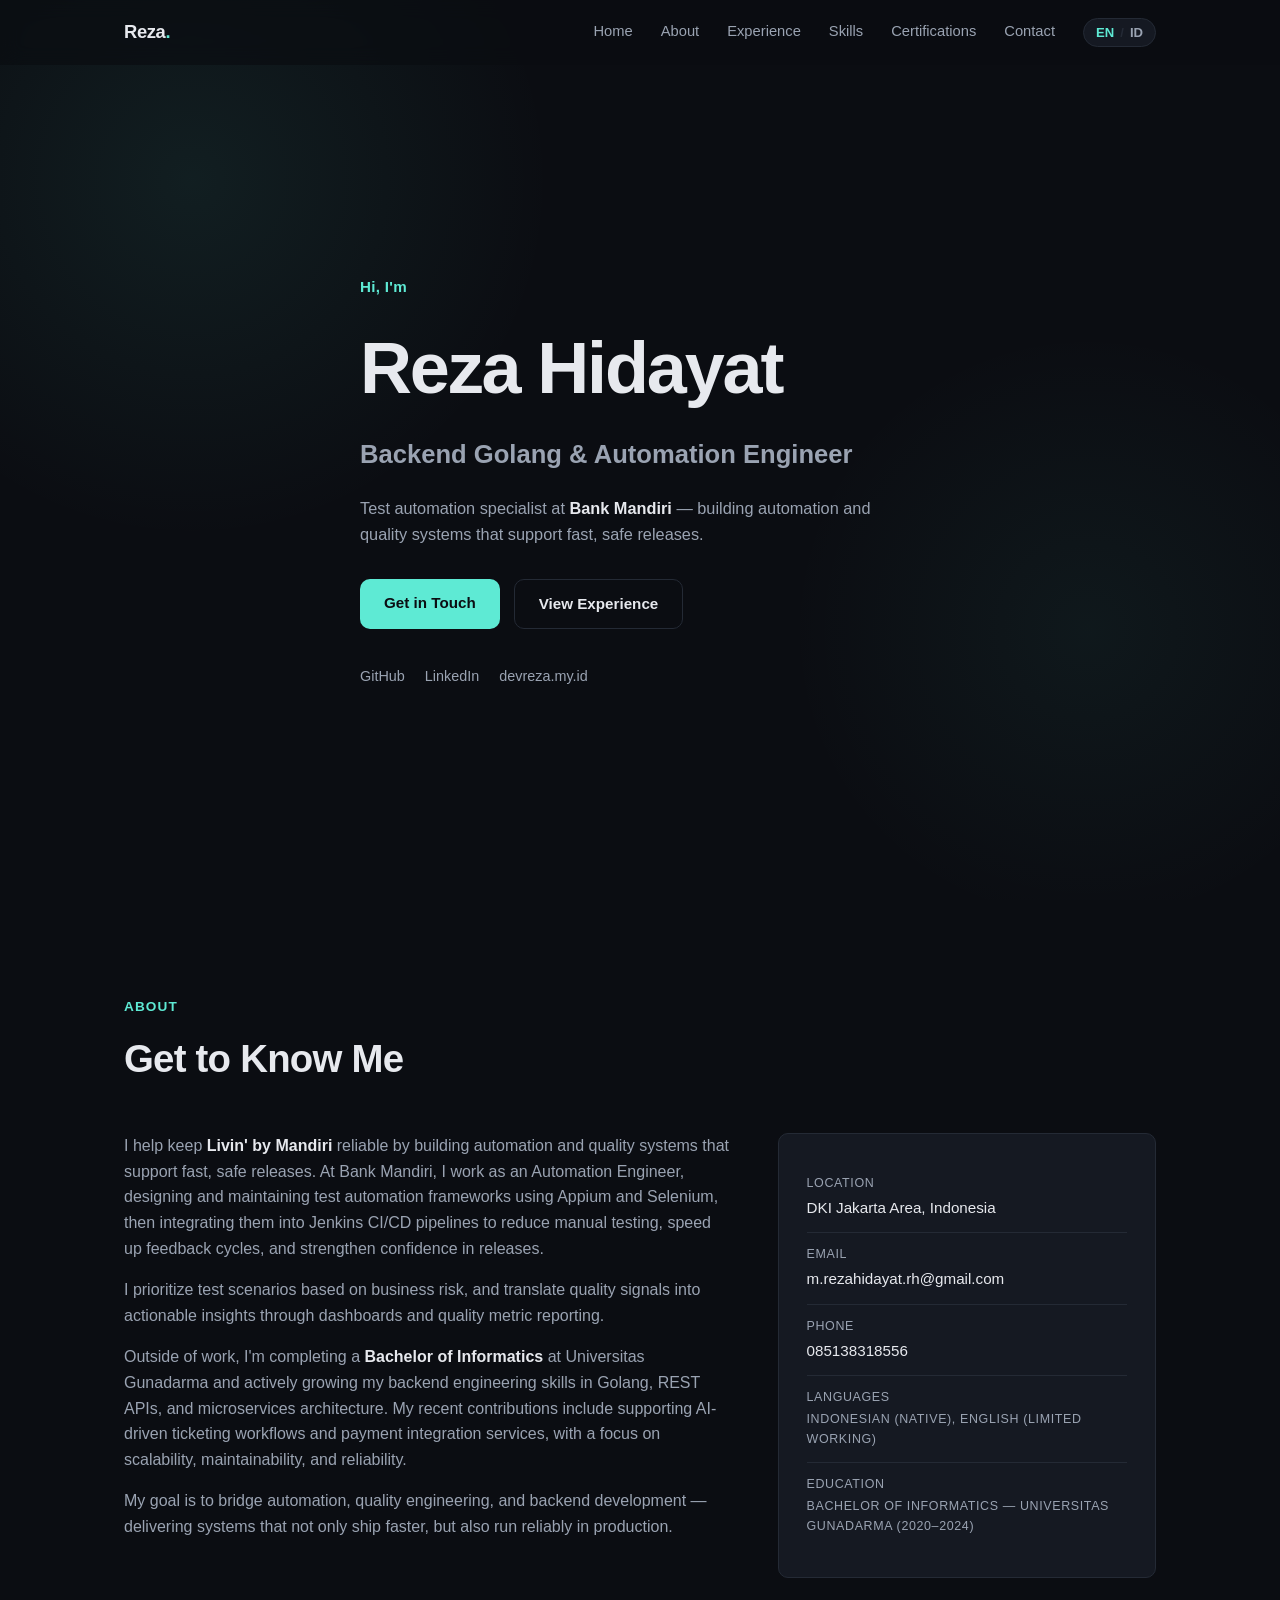
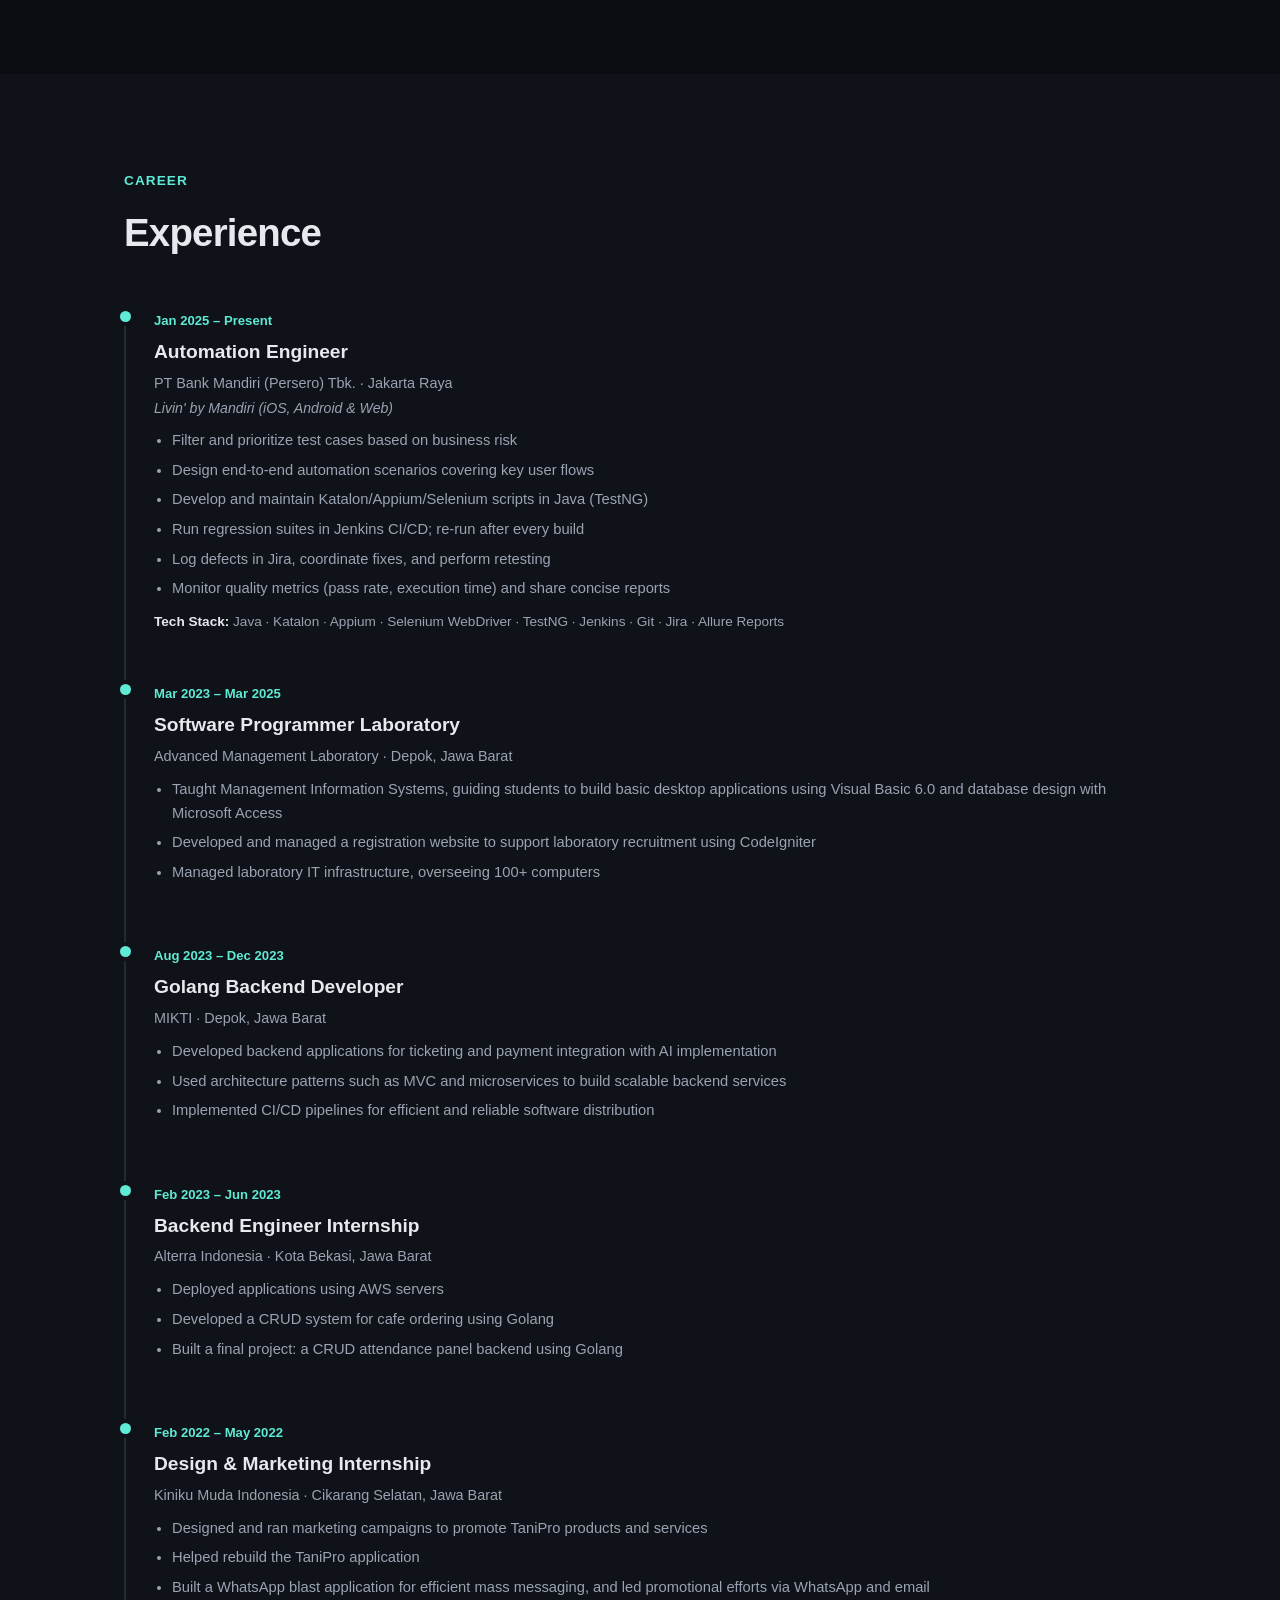
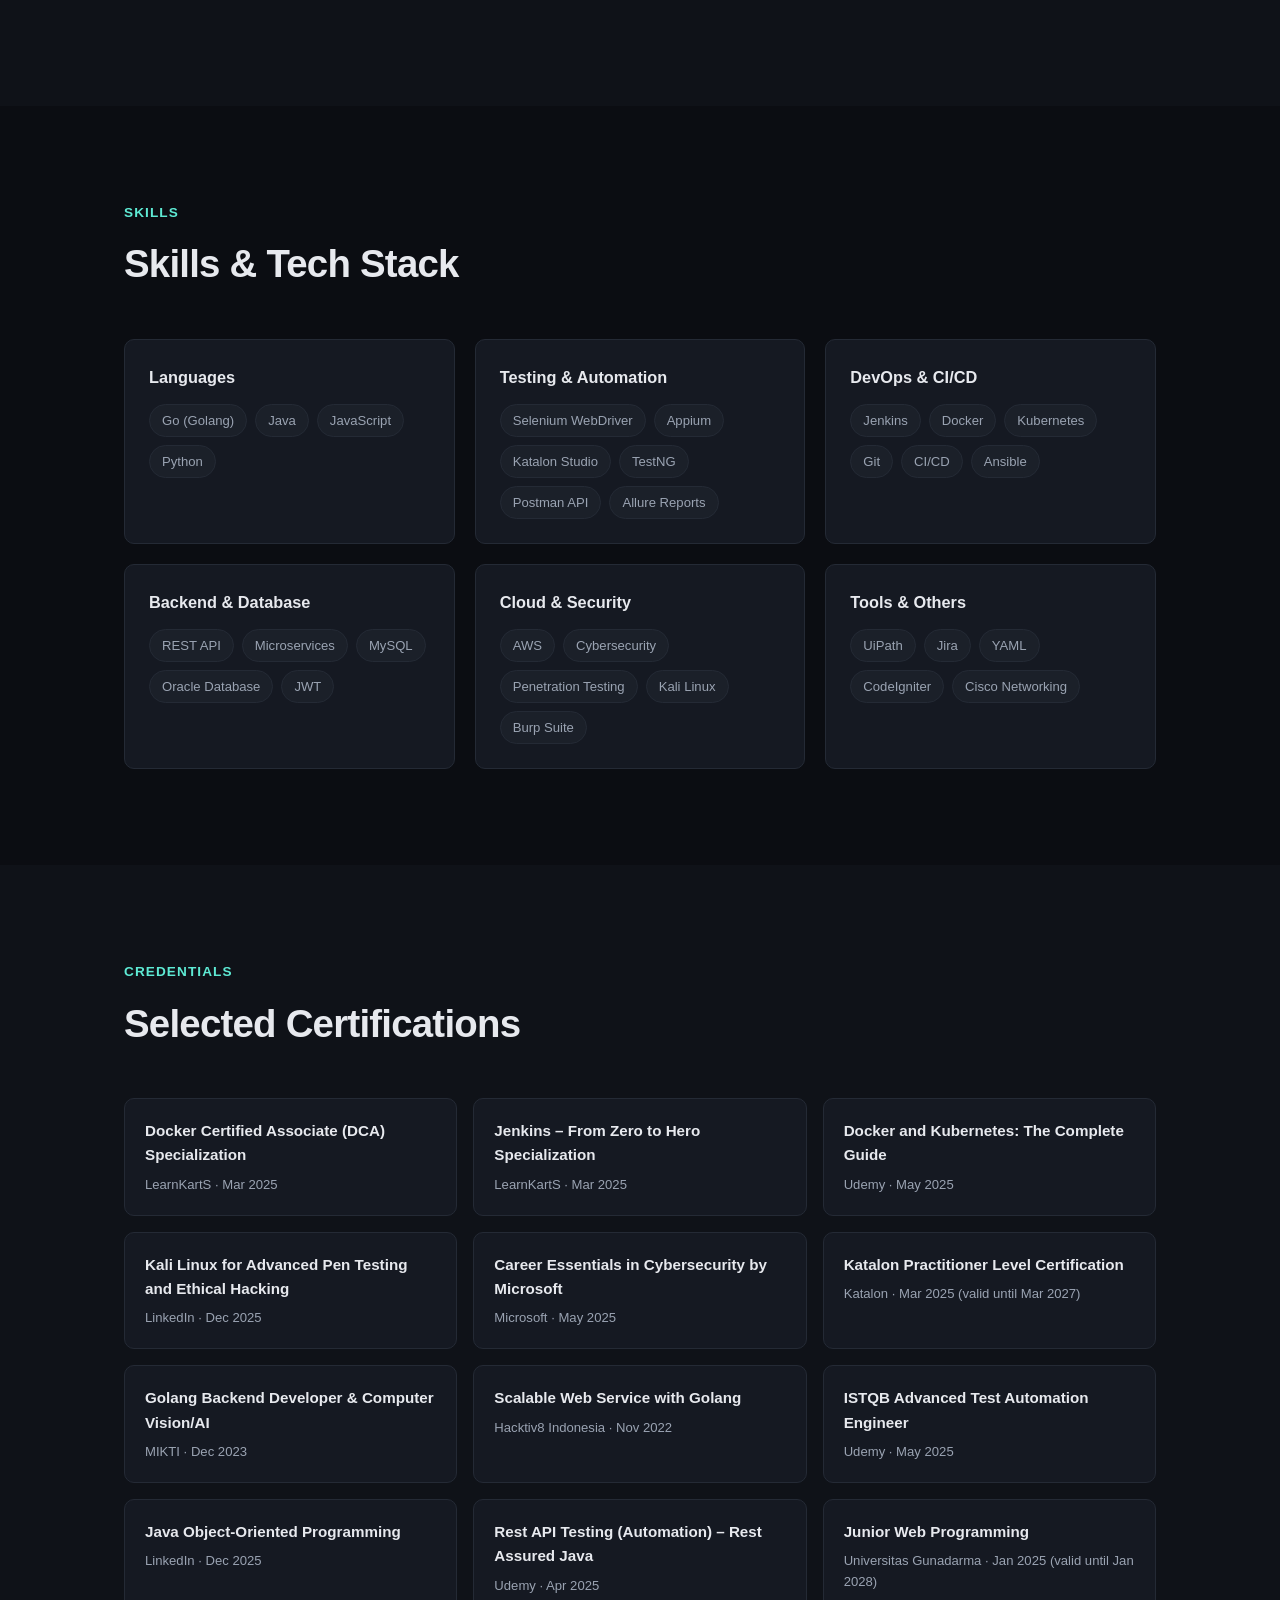
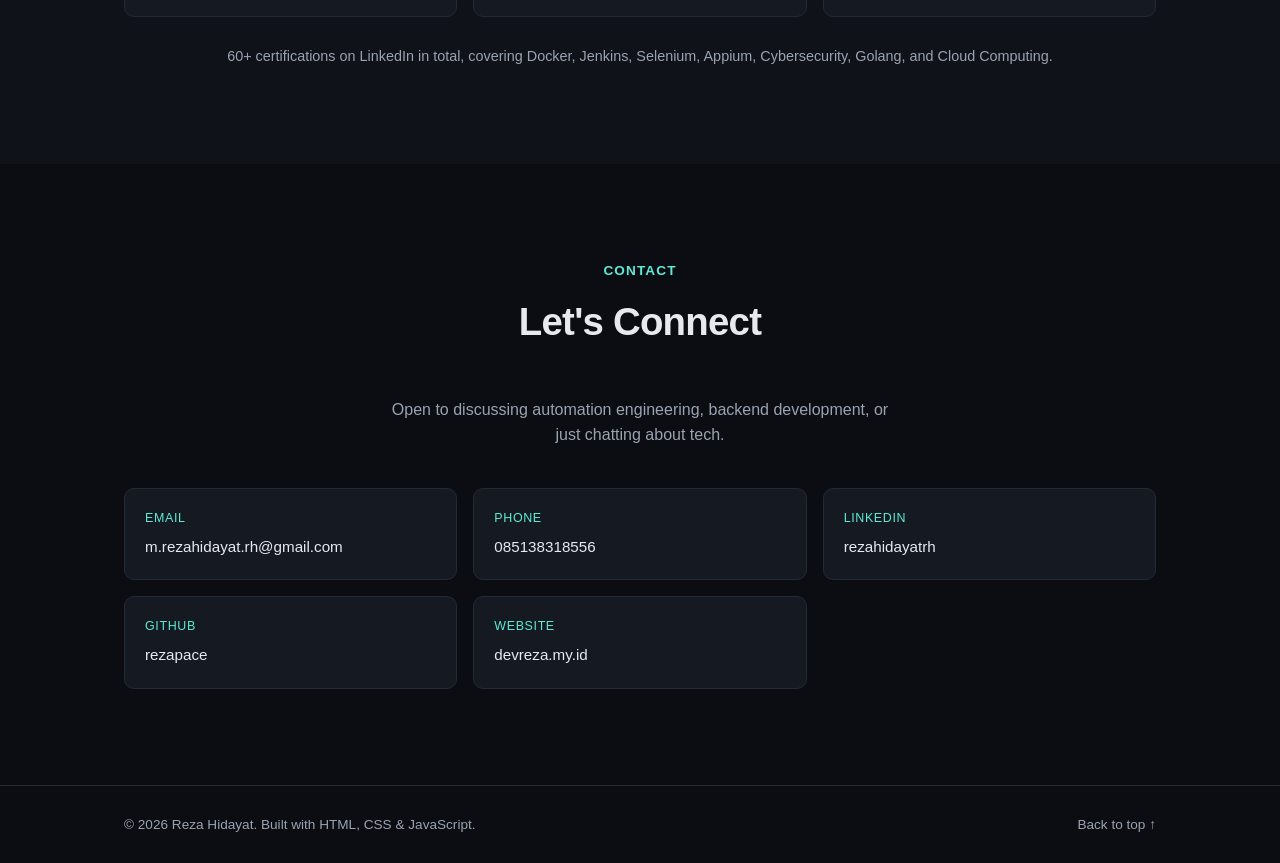
<file: index.html>
<!DOCTYPE html>
<html lang="en">
<head>
<meta charset="UTF-8">
<meta name="viewport" content="width=device-width, initial-scale=1.0">
<title data-i18n="meta.title">Reza Hidayat — Backend Golang & Automation Engineer</title>
<meta name="description" data-i18n-attr="content" data-i18n="meta.description" content="Reza Hidayat, Backend Golang & Automation Engineer at Bank Mandiri. Specializing in test automation, CI/CD, and backend development.">
<link rel="icon" href="data:,">
<link rel="stylesheet" href="assets/css/style.css">
</head>
<body>

<nav class="navbar" id="navbar">
  <div class="container nav-inner">
    <a href="#home" class="logo">Reza<span>.</span></a>
    <button class="nav-toggle" id="navToggle" aria-label="Toggle menu" aria-expanded="false">
      <span></span><span></span><span></span>
    </button>
    <ul class="nav-links" id="navLinks">
      <li><a href="#home" data-i18n="nav.home">Home</a></li>
      <li><a href="#about" data-i18n="nav.about">About</a></li>
      <li><a href="#experience" data-i18n="nav.experience">Experience</a></li>
      <li><a href="#skills" data-i18n="nav.skills">Skills</a></li>
      <li><a href="#certifications" data-i18n="nav.certifications">Certifications</a></li>
      <li><a href="#contact" data-i18n="nav.contact">Contact</a></li>
      <li class="lang-switch">
        <button id="langToggle" class="lang-btn" aria-label="Switch language">
          <span class="lang-option active" data-lang="en">EN</span>
          <span class="lang-sep">/</span>
          <span class="lang-option" data-lang="id">ID</span>
        </button>
      </li>
    </ul>
  </div>
</nav>

<button id="langToggleMobile" class="lang-btn-mobile" aria-label="Switch language">
  <span class="lang-option active" data-lang="en">EN</span>
  <span class="lang-sep">/</span>
  <span class="lang-option" data-lang="id">ID</span>
</button>

<nav class="tabbar" id="tabbar" aria-label="Mobile navigation">
  <a href="#home" class="tabbar-item" data-section="home" aria-label="Home">
    <svg viewBox="0 0 24 24" fill="none" stroke="currentColor" stroke-width="2" stroke-linecap="round" stroke-linejoin="round"><path d="M3 11.5 12 4l9 7.5"/><path d="M5 10v9a1 1 0 0 0 1 1h3v-6h6v6h3a1 1 0 0 0 1-1v-9"/></svg>
  </a>
  <a href="#about" class="tabbar-item" data-section="about" aria-label="About">
    <svg viewBox="0 0 24 24" fill="none" stroke="currentColor" stroke-width="2" stroke-linecap="round" stroke-linejoin="round"><circle cx="12" cy="8" r="3.5"/><path d="M4.5 20c0-3.6 3.4-6.5 7.5-6.5s7.5 2.9 7.5 6.5"/></svg>
  </a>
  <a href="#experience" class="tabbar-item" data-section="experience" aria-label="Experience">
    <svg viewBox="0 0 24 24" fill="none" stroke="currentColor" stroke-width="2" stroke-linecap="round" stroke-linejoin="round"><rect x="3.5" y="7" width="17" height="12" rx="2"/><path d="M8.5 7V5.5a1.5 1.5 0 0 1 1.5-1.5h4a1.5 1.5 0 0 1 1.5 1.5V7"/></svg>
  </a>
  <a href="#skills" class="tabbar-item" data-section="skills" aria-label="Skills">
    <svg viewBox="0 0 24 24" fill="none" stroke="currentColor" stroke-width="2" stroke-linecap="round" stroke-linejoin="round"><path d="M13 2 4 14h6l-1 8 9-12h-6z"/></svg>
  </a>
  <a href="#certifications" class="tabbar-item" data-section="certifications" aria-label="Certifications">
    <svg viewBox="0 0 24 24" fill="none" stroke="currentColor" stroke-width="2" stroke-linecap="round" stroke-linejoin="round"><circle cx="12" cy="9" r="5.5"/><path d="m8.5 13.5-1.8 7.3L12 18l5.3 2.8-1.8-7.3"/></svg>
  </a>
  <a href="#contact" class="tabbar-item" data-section="contact" aria-label="Contact">
    <svg viewBox="0 0 24 24" fill="none" stroke="currentColor" stroke-width="2" stroke-linecap="round" stroke-linejoin="round"><rect x="3" y="5" width="18" height="14" rx="2"/><path d="m4 7 8 6 8-6"/></svg>
  </a>
</nav>

<header id="home" class="hero">
  <div class="container hero-inner">
    <p class="hero-greeting" data-i18n="hero.greeting">Hi, I'm</p>
    <h1 class="hero-name">Reza Hidayat</h1>
    <h2 class="hero-role" data-i18n="hero.role">Backend Golang &amp; Automation Engineer</h2>
    <p class="hero-sub" data-i18n="hero.sub">Test automation specialist at <strong>Bank Mandiri</strong> — building automation and quality systems that support fast, safe releases.</p>
    <div class="hero-cta">
      <a href="#contact" class="btn btn-primary" data-i18n="hero.ctaContact">Get in Touch</a>
      <a href="#experience" class="btn btn-ghost" data-i18n="hero.ctaExperience">View Experience</a>
    </div>
    <div class="hero-socials">
      <a href="https://github.com/rezapace" target="_blank" rel="noopener noreferrer" aria-label="GitHub">GitHub</a>
      <a href="https://www.linkedin.com/in/rezahidayatrh" target="_blank" rel="noopener noreferrer" aria-label="LinkedIn">LinkedIn</a>
      <a href="https://devreza.my.id" target="_blank" rel="noopener noreferrer" aria-label="Website">devreza.my.id</a>
    </div>
  </div>
  <div class="hero-bg" aria-hidden="true"></div>
</header>

<main>

  <section id="about" class="section">
    <div class="container">
      <p class="section-tag" data-i18n="about.tag">About</p>
      <h2 class="section-title" data-i18n="about.title">Get to Know Me</h2>
      <div class="about-grid">
        <div class="about-text">
          <p data-i18n="about.p1">I help keep <strong>Livin' by Mandiri</strong> reliable by building automation and quality systems that support fast, safe releases. At Bank Mandiri, I work as an Automation Engineer, designing and maintaining test automation frameworks using Appium and Selenium, then integrating them into Jenkins CI/CD pipelines to reduce manual testing, speed up feedback cycles, and strengthen confidence in releases.</p>
          <p data-i18n="about.p2">I prioritize test scenarios based on business risk, and translate quality signals into actionable insights through dashboards and quality metric reporting.</p>
          <p data-i18n="about.p3">Outside of work, I'm completing a <strong>Bachelor of Informatics</strong> at Universitas Gunadarma and actively growing my backend engineering skills in Golang, REST APIs, and microservices architecture. My recent contributions include supporting AI-driven ticketing workflows and payment integration services, with a focus on scalability, maintainability, and reliability.</p>
          <p data-i18n="about.p4">My goal is to bridge automation, quality engineering, and backend development — delivering systems that not only ship faster, but also run reliably in production.</p>
        </div>
        <div class="about-info">
          <ul class="info-list">
            <li><span data-i18n="about.location">Location</span>DKI Jakarta Area, Indonesia</li>
            <li><span data-i18n="about.email">Email</span><a href="mailto:m.rezahidayat.rh@gmail.com">m.rezahidayat.rh@gmail.com</a></li>
            <li><span data-i18n="about.phone">Phone</span>085138318556</li>
            <li><span data-i18n="about.languages">Languages</span><span data-i18n="about.languagesValue">Indonesian (Native), English (Limited Working)</span></li>
            <li><span data-i18n="about.education">Education</span><span data-i18n="about.educationValue">Bachelor of Informatics — Universitas Gunadarma (2020–2024)</span></li>
          </ul>
        </div>
      </div>
    </div>
  </section>

  <section id="experience" class="section section-alt">
    <div class="container">
      <p class="section-tag" data-i18n="experience.tag">Career</p>
      <h2 class="section-title" data-i18n="experience.title">Experience</h2>
      <div class="timeline">

        <div class="timeline-item">
          <div class="timeline-dot"></div>
          <div class="timeline-content">
            <span class="timeline-date" data-i18n="experience.job1.date">Jan 2025 – Present</span>
            <h3 data-i18n="experience.job1.title">Automation Engineer</h3>
            <p class="timeline-company">PT Bank Mandiri (Persero) Tbk. · Jakarta Raya</p>
            <p class="timeline-sub">Livin' by Mandiri (iOS, Android &amp; Web)</p>
            <ul>
              <li data-i18n="experience.job1.b1">Filter and prioritize test cases based on business risk</li>
              <li data-i18n="experience.job1.b2">Design end-to-end automation scenarios covering key user flows</li>
              <li data-i18n="experience.job1.b3">Develop and maintain Katalon/Appium/Selenium scripts in Java (TestNG)</li>
              <li data-i18n="experience.job1.b4">Run regression suites in Jenkins CI/CD; re-run after every build</li>
              <li data-i18n="experience.job1.b5">Log defects in Jira, coordinate fixes, and perform retesting</li>
              <li data-i18n="experience.job1.b6">Monitor quality metrics (pass rate, execution time) and share concise reports</li>
            </ul>
            <p class="timeline-stack"><strong data-i18n="experience.techStack">Tech Stack:</strong> Java · Katalon · Appium · Selenium WebDriver · TestNG · Jenkins · Git · Jira · Allure Reports</p>
          </div>
        </div>

        <div class="timeline-item">
          <div class="timeline-dot"></div>
          <div class="timeline-content">
            <span class="timeline-date">Mar 2023 – Mar 2025</span>
            <h3 data-i18n="experience.job2.title">Software Programmer Laboratory</h3>
            <p class="timeline-company">Advanced Management Laboratory · Depok, Jawa Barat</p>
            <ul>
              <li data-i18n="experience.job2.b1">Taught Management Information Systems, guiding students to build basic desktop applications using Visual Basic 6.0 and database design with Microsoft Access</li>
              <li data-i18n="experience.job2.b2">Developed and managed a registration website to support laboratory recruitment using CodeIgniter</li>
              <li data-i18n="experience.job2.b3">Managed laboratory IT infrastructure, overseeing 100+ computers</li>
            </ul>
          </div>
        </div>

        <div class="timeline-item">
          <div class="timeline-dot"></div>
          <div class="timeline-content">
            <span class="timeline-date" data-i18n="experience.job3.date">Aug 2023 – Dec 2023</span>
            <h3 data-i18n="experience.job3.title">Golang Backend Developer</h3>
            <p class="timeline-company">MIKTI · Depok, Jawa Barat</p>
            <ul>
              <li data-i18n="experience.job3.b1">Developed backend applications for ticketing and payment integration with AI implementation</li>
              <li data-i18n="experience.job3.b2">Used architecture patterns such as MVC and microservices to build scalable backend services</li>
              <li data-i18n="experience.job3.b3">Implemented CI/CD pipelines for efficient and reliable software distribution</li>
            </ul>
          </div>
        </div>

        <div class="timeline-item">
          <div class="timeline-dot"></div>
          <div class="timeline-content">
            <span class="timeline-date">Feb 2023 – Jun 2023</span>
            <h3 data-i18n="experience.job4.title">Backend Engineer Internship</h3>
            <p class="timeline-company">Alterra Indonesia · Kota Bekasi, Jawa Barat</p>
            <ul>
              <li data-i18n="experience.job4.b1">Deployed applications using AWS servers</li>
              <li data-i18n="experience.job4.b2">Developed a CRUD system for cafe ordering using Golang</li>
              <li data-i18n="experience.job4.b3">Built a final project: a CRUD attendance panel backend using Golang</li>
            </ul>
          </div>
        </div>

        <div class="timeline-item">
          <div class="timeline-dot"></div>
          <div class="timeline-content">
            <span class="timeline-date" data-i18n="experience.job5.date">Feb 2022 – May 2022</span>
            <h3 data-i18n="experience.job5.title">Design &amp; Marketing Internship</h3>
            <p class="timeline-company">Kiniku Muda Indonesia · Cikarang Selatan, Jawa Barat</p>
            <ul>
              <li data-i18n="experience.job5.b1">Designed and ran marketing campaigns to promote TaniPro products and services</li>
              <li data-i18n="experience.job5.b2">Helped rebuild the TaniPro application</li>
              <li data-i18n="experience.job5.b3">Built a WhatsApp blast application for efficient mass messaging, and led promotional efforts via WhatsApp and email</li>
            </ul>
          </div>
        </div>

      </div>
    </div>
  </section>

  <section id="skills" class="section">
    <div class="container">
      <p class="section-tag" data-i18n="skills.tag">Skills</p>
      <h2 class="section-title" data-i18n="skills.title">Skills &amp; Tech Stack</h2>
      <div class="skills-grid">

        <div class="skill-card">
          <h3 data-i18n="skills.languages">Languages</h3>
          <div class="tags">
            <span>Go (Golang)</span><span>Java</span><span>JavaScript</span><span>Python</span>
          </div>
        </div>

        <div class="skill-card">
          <h3 data-i18n="skills.testing">Testing &amp; Automation</h3>
          <div class="tags">
            <span>Selenium WebDriver</span><span>Appium</span><span>Katalon Studio</span><span>TestNG</span><span>Postman API</span><span>Allure Reports</span>
          </div>
        </div>

        <div class="skill-card">
          <h3 data-i18n="skills.devops">DevOps &amp; CI/CD</h3>
          <div class="tags">
            <span>Jenkins</span><span>Docker</span><span>Kubernetes</span><span>Git</span><span>CI/CD</span><span>Ansible</span>
          </div>
        </div>

        <div class="skill-card">
          <h3 data-i18n="skills.backend">Backend &amp; Database</h3>
          <div class="tags">
            <span>REST API</span><span>Microservices</span><span>MySQL</span><span>Oracle Database</span><span>JWT</span>
          </div>
        </div>

        <div class="skill-card">
          <h3 data-i18n="skills.cloud">Cloud &amp; Security</h3>
          <div class="tags">
            <span>AWS</span><span>Cybersecurity</span><span>Penetration Testing</span><span>Kali Linux</span><span>Burp Suite</span>
          </div>
        </div>

        <div class="skill-card">
          <h3 data-i18n="skills.tools">Tools &amp; Others</h3>
          <div class="tags">
            <span>UiPath</span><span>Jira</span><span>YAML</span><span>CodeIgniter</span><span>Cisco Networking</span>
          </div>
        </div>

      </div>
    </div>
  </section>

  <section id="certifications" class="section section-alt">
    <div class="container">
      <p class="section-tag" data-i18n="certifications.tag">Credentials</p>
      <h2 class="section-title" data-i18n="certifications.title">Selected Certifications</h2>
      <div class="cert-grid">
        <div class="cert-card"><h4>Docker Certified Associate (DCA) Specialization</h4><p>LearnKartS · Mar 2025</p></div>
        <div class="cert-card"><h4>Jenkins – From Zero to Hero Specialization</h4><p>LearnKartS · Mar 2025</p></div>
        <div class="cert-card"><h4>Docker and Kubernetes: The Complete Guide</h4><p>Udemy · May 2025</p></div>
        <div class="cert-card"><h4>Kali Linux for Advanced Pen Testing and Ethical Hacking</h4><p>LinkedIn · Dec 2025</p></div>
        <div class="cert-card"><h4>Career Essentials in Cybersecurity by Microsoft</h4><p>Microsoft · May 2025</p></div>
        <div class="cert-card"><h4>Katalon Practitioner Level Certification</h4><p>Katalon · Mar 2025 <span data-i18n="certifications.validUntil">(valid until Mar 2027)</span></p></div>
        <div class="cert-card"><h4>Golang Backend Developer &amp; Computer Vision/AI</h4><p>MIKTI · Dec 2023</p></div>
        <div class="cert-card"><h4>Scalable Web Service with Golang</h4><p>Hacktiv8 Indonesia · Nov 2022</p></div>
        <div class="cert-card"><h4>ISTQB Advanced Test Automation Engineer</h4><p>Udemy · May 2025</p></div>
        <div class="cert-card"><h4>Java Object-Oriented Programming</h4><p>LinkedIn · Dec 2025</p></div>
        <div class="cert-card"><h4>Rest API Testing (Automation) – Rest Assured Java</h4><p>Udemy · Apr 2025</p></div>
        <div class="cert-card"><h4>Junior Web Programming</h4><p>Universitas Gunadarma · Jan 2025 <span data-i18n="certifications.validUntil2">(valid until Jan 2028)</span></p></div>
      </div>
      <p class="cert-note" data-i18n="certifications.note">60+ certifications on LinkedIn in total, covering Docker, Jenkins, Selenium, Appium, Cybersecurity, Golang, and Cloud Computing.</p>
    </div>
  </section>

  <section id="contact" class="section">
    <div class="container contact-inner">
      <p class="section-tag" data-i18n="contact.tag">Contact</p>
      <h2 class="section-title" data-i18n="contact.title">Let's Connect</h2>
      <p class="contact-sub" data-i18n="contact.sub">Open to discussing automation engineering, backend development, or just chatting about tech.</p>
      <div class="contact-grid">
        <a class="contact-card" href="mailto:m.rezahidayat.rh@gmail.com">
          <span class="contact-label" data-i18n="contact.email">Email</span>
          <span class="contact-value">m.rezahidayat.rh@gmail.com</span>
        </a>
        <a class="contact-card" href="tel:+6285138318556">
          <span class="contact-label" data-i18n="contact.phone">Phone</span>
          <span class="contact-value">085138318556</span>
        </a>
        <a class="contact-card" href="https://www.linkedin.com/in/rezahidayatrh" target="_blank" rel="noopener noreferrer">
          <span class="contact-label">LinkedIn</span>
          <span class="contact-value">rezahidayatrh</span>
        </a>
        <a class="contact-card" href="https://github.com/rezapace" target="_blank" rel="noopener noreferrer">
          <span class="contact-label">GitHub</span>
          <span class="contact-value">rezapace</span>
        </a>
        <a class="contact-card" href="https://devreza.my.id" target="_blank" rel="noopener noreferrer">
          <span class="contact-label" data-i18n="contact.website">Website</span>
          <span class="contact-value">devreza.my.id</span>
        </a>
      </div>
    </div>
  </section>

</main>

<footer class="footer">
  <div class="container footer-inner">
    <p>&copy; <span id="year"></span> Reza Hidayat. <span data-i18n="footer.copyright">Built with HTML, CSS &amp; JavaScript.</span></p>
    <a href="#home" class="back-top" data-i18n="footer.backTop">Back to top ↑</a>
  </div>
</footer>

<script src="assets/js/i18n.js"></script>
<script src="assets/js/main.js"></script>
</body>
</html>
</file>
<file: assets/css/style.css>
/* ===== Reset & Base ===== */
* { margin: 0; padding: 0; box-sizing: border-box; }

:root {
  --bg: #0b0d12;
  --bg-alt: #0f1218;
  --surface: #151922;
  --surface-hover: #1b2029;
  --border: #242a35;
  --text: #e7e9ee;
  --text-dim: #9aa3b2;
  --accent: #5eead4;
  --accent-dim: #2dd4bf;
  --radius: 10px;
  --max-width: 1080px;
}

html { scroll-behavior: smooth; }

body {
  background: var(--bg);
  color: var(--text);
  font-family: -apple-system, BlinkMacSystemFont, "Segoe UI", Roboto, Inter, Helvetica, Arial, sans-serif;
  line-height: 1.6;
  -webkit-font-smoothing: antialiased;
}

.container {
  max-width: var(--max-width);
  margin: 0 auto;
  padding: 0 24px;
}

a { color: inherit; text-decoration: none; }
ul { list-style: none; }

/* ===== Navbar ===== */
.navbar {
  position: fixed;
  top: 0; left: 0; right: 0;
  z-index: 100;
  background: rgba(11, 13, 18, 0.7);
  backdrop-filter: blur(10px);
  border-bottom: 1px solid transparent;
  transition: border-color 0.3s ease, background 0.3s ease;
}
.navbar.scrolled {
  border-bottom-color: var(--border);
  background: rgba(11, 13, 18, 0.92);
}

.nav-inner {
  display: flex;
  align-items: center;
  justify-content: space-between;
  height: 64px;
}

.logo {
  font-size: 1.15rem;
  font-weight: 700;
  letter-spacing: -0.02em;
}
.logo span { color: var(--accent); }

.nav-links {
  display: flex;
  gap: 28px;
}
.nav-links a {
  font-size: 0.92rem;
  color: var(--text-dim);
  transition: color 0.2s ease;
}
.nav-links a:hover { color: var(--text); }

.nav-toggle {
  display: none;
  flex-direction: column;
  gap: 5px;
  background: none;
  border: none;
  cursor: pointer;
  padding: 8px;
}
.nav-toggle span {
  width: 22px;
  height: 2px;
  background: var(--text);
  transition: transform 0.25s ease, opacity 0.25s ease;
}

/* ===== Language switch ===== */
.lang-switch {
  display: flex;
  align-items: center;
}
.lang-btn {
  display: flex;
  align-items: center;
  gap: 6px;
  background: var(--surface);
  border: 1px solid var(--border);
  border-radius: 999px;
  padding: 6px 12px;
  cursor: pointer;
  font-size: 0.82rem;
  font-weight: 600;
  transition: border-color 0.2s ease;
}
.lang-btn:hover { border-color: var(--accent); }
.lang-option {
  color: var(--text-dim);
  transition: color 0.2s ease;
}
.lang-option.active { color: var(--accent); }
.lang-sep { color: var(--border); }

/* ===== Hero ===== */
.hero {
  position: relative;
  min-height: 100vh;
  display: flex;
  align-items: center;
  overflow: hidden;
}
.hero-bg {
  position: absolute;
  inset: 0;
  z-index: -1;
  background:
    radial-gradient(600px circle at 15% 20%, rgba(94, 234, 212, 0.08), transparent 60%),
    radial-gradient(500px circle at 85% 70%, rgba(94, 234, 212, 0.05), transparent 60%);
}
.hero-inner {
  padding-top: 64px;
  animation: fadeUp 0.8s ease both;
}
.hero-greeting {
  color: var(--accent);
  font-size: 0.95rem;
  font-weight: 600;
  margin-bottom: 12px;
  letter-spacing: 0.02em;
}
.hero-name {
  font-size: clamp(2.5rem, 7vw, 4.5rem);
  font-weight: 800;
  letter-spacing: -0.03em;
  margin-bottom: 8px;
}
.hero-role {
  font-size: clamp(1.1rem, 3vw, 1.6rem);
  font-weight: 600;
  color: var(--text-dim);
  margin-bottom: 20px;
}
.hero-sub {
  max-width: 560px;
  color: var(--text-dim);
  font-size: 1.02rem;
  margin-bottom: 32px;
}
.hero-sub strong { color: var(--text); }

.hero-cta {
  display: flex;
  gap: 14px;
  margin-bottom: 36px;
  flex-wrap: wrap;
}
.btn {
  display: inline-block;
  padding: 12px 24px;
  border-radius: var(--radius);
  font-weight: 600;
  font-size: 0.95rem;
  transition: transform 0.15s ease, background 0.2s ease, border-color 0.2s ease;
}
.btn:hover { transform: translateY(-2px); }
.btn-primary {
  background: var(--accent);
  color: #0b0d12;
}
.btn-primary:hover { background: var(--accent-dim); }
.btn-ghost {
  border: 1px solid var(--border);
  color: var(--text);
}
.btn-ghost:hover { border-color: var(--accent); }

.hero-socials {
  display: flex;
  gap: 20px;
}
.hero-socials a {
  font-size: 0.9rem;
  color: var(--text-dim);
  border-bottom: 1px solid transparent;
  transition: color 0.2s ease, border-color 0.2s ease;
}
.hero-socials a:hover {
  color: var(--accent);
  border-color: var(--accent);
}

@keyframes fadeUp {
  from { opacity: 0; transform: translateY(24px); }
  to { opacity: 1; transform: translateY(0); }
}

/* ===== Sections ===== */
.section {
  padding: 96px 0;
}
.section-alt {
  background: var(--bg-alt);
}
.section-tag {
  color: var(--accent);
  font-size: 0.85rem;
  font-weight: 700;
  text-transform: uppercase;
  letter-spacing: 0.08em;
  margin-bottom: 10px;
}
.section-title {
  font-size: clamp(1.8rem, 4vw, 2.4rem);
  font-weight: 800;
  letter-spacing: -0.02em;
  margin-bottom: 44px;
}

.reveal {
  opacity: 0;
  transform: translateY(20px);
  transition: opacity 0.6s ease, transform 0.6s ease;
}
.reveal.in-view {
  opacity: 1;
  transform: translateY(0);
}

/* ===== About ===== */
.about-grid {
  display: grid;
  grid-template-columns: 1.6fr 1fr;
  gap: 48px;
}
.about-text p {
  color: var(--text-dim);
  margin-bottom: 16px;
}
.about-text strong { color: var(--text); }

.info-list {
  background: var(--surface);
  border: 1px solid var(--border);
  border-radius: var(--radius);
  padding: 28px;
}
.info-list li {
  display: flex;
  flex-direction: column;
  gap: 2px;
  padding: 12px 0;
  border-bottom: 1px solid var(--border);
  font-size: 0.95rem;
  word-break: break-word;
}
.info-list li:last-child { border-bottom: none; }
.info-list span {
  color: var(--text-dim);
  font-size: 0.78rem;
  text-transform: uppercase;
  letter-spacing: 0.05em;
}
.info-list a:hover { color: var(--accent); }

/* ===== Timeline ===== */
.timeline {
  position: relative;
  padding-left: 28px;
  border-left: 2px solid var(--border);
}
.timeline-item {
  position: relative;
  padding-bottom: 48px;
}
.timeline-item:last-child { padding-bottom: 0; }
.timeline-dot {
  position: absolute;
  left: -34px;
  top: 4px;
  width: 11px;
  height: 11px;
  border-radius: 50%;
  background: var(--accent);
  box-shadow: 0 0 0 4px var(--bg-alt);
}
.timeline-date {
  display: inline-block;
  font-size: 0.82rem;
  color: var(--accent);
  font-weight: 600;
  margin-bottom: 6px;
}
.timeline-content h3 {
  font-size: 1.2rem;
  font-weight: 700;
  margin-bottom: 4px;
}
.timeline-company {
  color: var(--text-dim);
  font-size: 0.9rem;
  margin-bottom: 2px;
}
.timeline-sub {
  font-style: italic;
  color: var(--text-dim);
  font-size: 0.88rem;
  margin-bottom: 10px;
}
.timeline-content ul {
  margin: 10px 0;
  padding-left: 18px;
}
.timeline-content li {
  list-style: disc;
  color: var(--text-dim);
  font-size: 0.92rem;
  margin-bottom: 6px;
}
.timeline-stack {
  margin-top: 10px;
  font-size: 0.85rem;
  color: var(--text-dim);
}
.timeline-stack strong { color: var(--text); }

/* ===== Skills ===== */
.skills-grid {
  display: grid;
  grid-template-columns: repeat(3, 1fr);
  gap: 20px;
}
.skill-card {
  background: var(--surface);
  border: 1px solid var(--border);
  border-radius: var(--radius);
  padding: 24px;
  transition: border-color 0.2s ease, transform 0.2s ease;
}
.skill-card:hover {
  border-color: var(--accent-dim);
  transform: translateY(-3px);
}
.skill-card h3 {
  font-size: 1.02rem;
  margin-bottom: 14px;
}
.tags {
  display: flex;
  flex-wrap: wrap;
  gap: 8px;
}
.tags span {
  background: var(--surface-hover);
  border: 1px solid var(--border);
  border-radius: 999px;
  padding: 5px 12px;
  font-size: 0.82rem;
  color: var(--text-dim);
}

/* ===== Certifications ===== */
.cert-grid {
  display: grid;
  grid-template-columns: repeat(3, 1fr);
  gap: 16px;
}
.cert-card {
  background: var(--surface);
  border: 1px solid var(--border);
  border-radius: var(--radius);
  padding: 20px;
  transition: border-color 0.2s ease, transform 0.2s ease;
}
.cert-card:hover {
  border-color: var(--accent-dim);
  transform: translateY(-3px);
}
.cert-card h4 {
  font-size: 0.95rem;
  font-weight: 600;
  margin-bottom: 6px;
}
.cert-card p {
  font-size: 0.82rem;
  color: var(--text-dim);
}
.cert-note {
  margin-top: 28px;
  color: var(--text-dim);
  font-size: 0.9rem;
  text-align: center;
}

/* ===== Contact ===== */
.contact-inner { text-align: center; }
.contact-sub {
  color: var(--text-dim);
  max-width: 520px;
  margin: 0 auto 40px;
}
.contact-grid {
  display: grid;
  grid-template-columns: repeat(3, 1fr);
  gap: 16px;
  text-align: left;
}
.contact-card {
  background: var(--surface);
  border: 1px solid var(--border);
  border-radius: var(--radius);
  padding: 20px;
  transition: border-color 0.2s ease, transform 0.2s ease;
}
.contact-card:hover {
  border-color: var(--accent);
  transform: translateY(-3px);
}
.contact-label {
  display: block;
  font-size: 0.78rem;
  text-transform: uppercase;
  letter-spacing: 0.05em;
  color: var(--accent);
  margin-bottom: 6px;
}
.contact-value {
  display: block;
  font-size: 0.95rem;
  word-break: break-word;
}

/* ===== Footer ===== */
.footer {
  border-top: 1px solid var(--border);
  padding: 28px 0;
}
.footer-inner {
  display: flex;
  justify-content: space-between;
  align-items: center;
  flex-wrap: wrap;
  gap: 12px;
  font-size: 0.85rem;
  color: var(--text-dim);
}
.back-top:hover { color: var(--accent); }

/* ===== Responsive ===== */
@media (max-width: 860px) {
  .about-grid { grid-template-columns: 1fr; }
  .skills-grid { grid-template-columns: repeat(2, 1fr); }
  .cert-grid { grid-template-columns: repeat(2, 1fr); }
  .contact-grid { grid-template-columns: 1fr 1fr; }
}

@media (max-width: 640px) {
  /* Hide top navbar entirely on mobile, use bottom tab bar instead */
  .navbar { display: none; }

  body { padding-bottom: 84px; }

  .skills-grid { grid-template-columns: 1fr; }
  .cert-grid { grid-template-columns: 1fr; }
  .contact-grid { grid-template-columns: 1fr; }
  .section { padding: 64px 0; }
}

/* ===== Mobile bottom tab bar (iOS-style) ===== */
.tabbar {
  display: none;
}
.lang-btn-mobile {
  display: none;
}

@media (max-width: 640px) {
  .tabbar {
    display: flex;
    position: fixed;
    left: 50%;
    bottom: 14px;
    transform: translateX(-50%);
    z-index: 100;
    background: rgba(21, 25, 34, 0.9);
    backdrop-filter: blur(16px);
    border: 1px solid var(--border);
    border-radius: 999px;
    padding: 8px;
    gap: 4px;
    box-shadow: 0 8px 24px rgba(0, 0, 0, 0.4);
  }
  .tabbar-item {
    display: flex;
    align-items: center;
    justify-content: center;
    width: 44px;
    height: 44px;
    border-radius: 50%;
    color: var(--text-dim);
    transition: background 0.2s ease, color 0.2s ease, transform 0.15s ease;
  }
  .tabbar-item svg {
    width: 21px;
    height: 21px;
  }
  .tabbar-item:active {
    transform: scale(0.9);
  }
  .tabbar-item.active {
    background: var(--accent);
    color: #0b0d12;
  }

  .lang-btn-mobile {
    display: flex;
    align-items: center;
    gap: 5px;
    position: fixed;
    top: 16px;
    right: 16px;
    z-index: 100;
    background: rgba(21, 25, 34, 0.9);
    backdrop-filter: blur(16px);
    border: 1px solid var(--border);
    border-radius: 999px;
    padding: 8px 14px;
    font-size: 0.78rem;
    font-weight: 600;
    cursor: pointer;
  }
}
</file>
